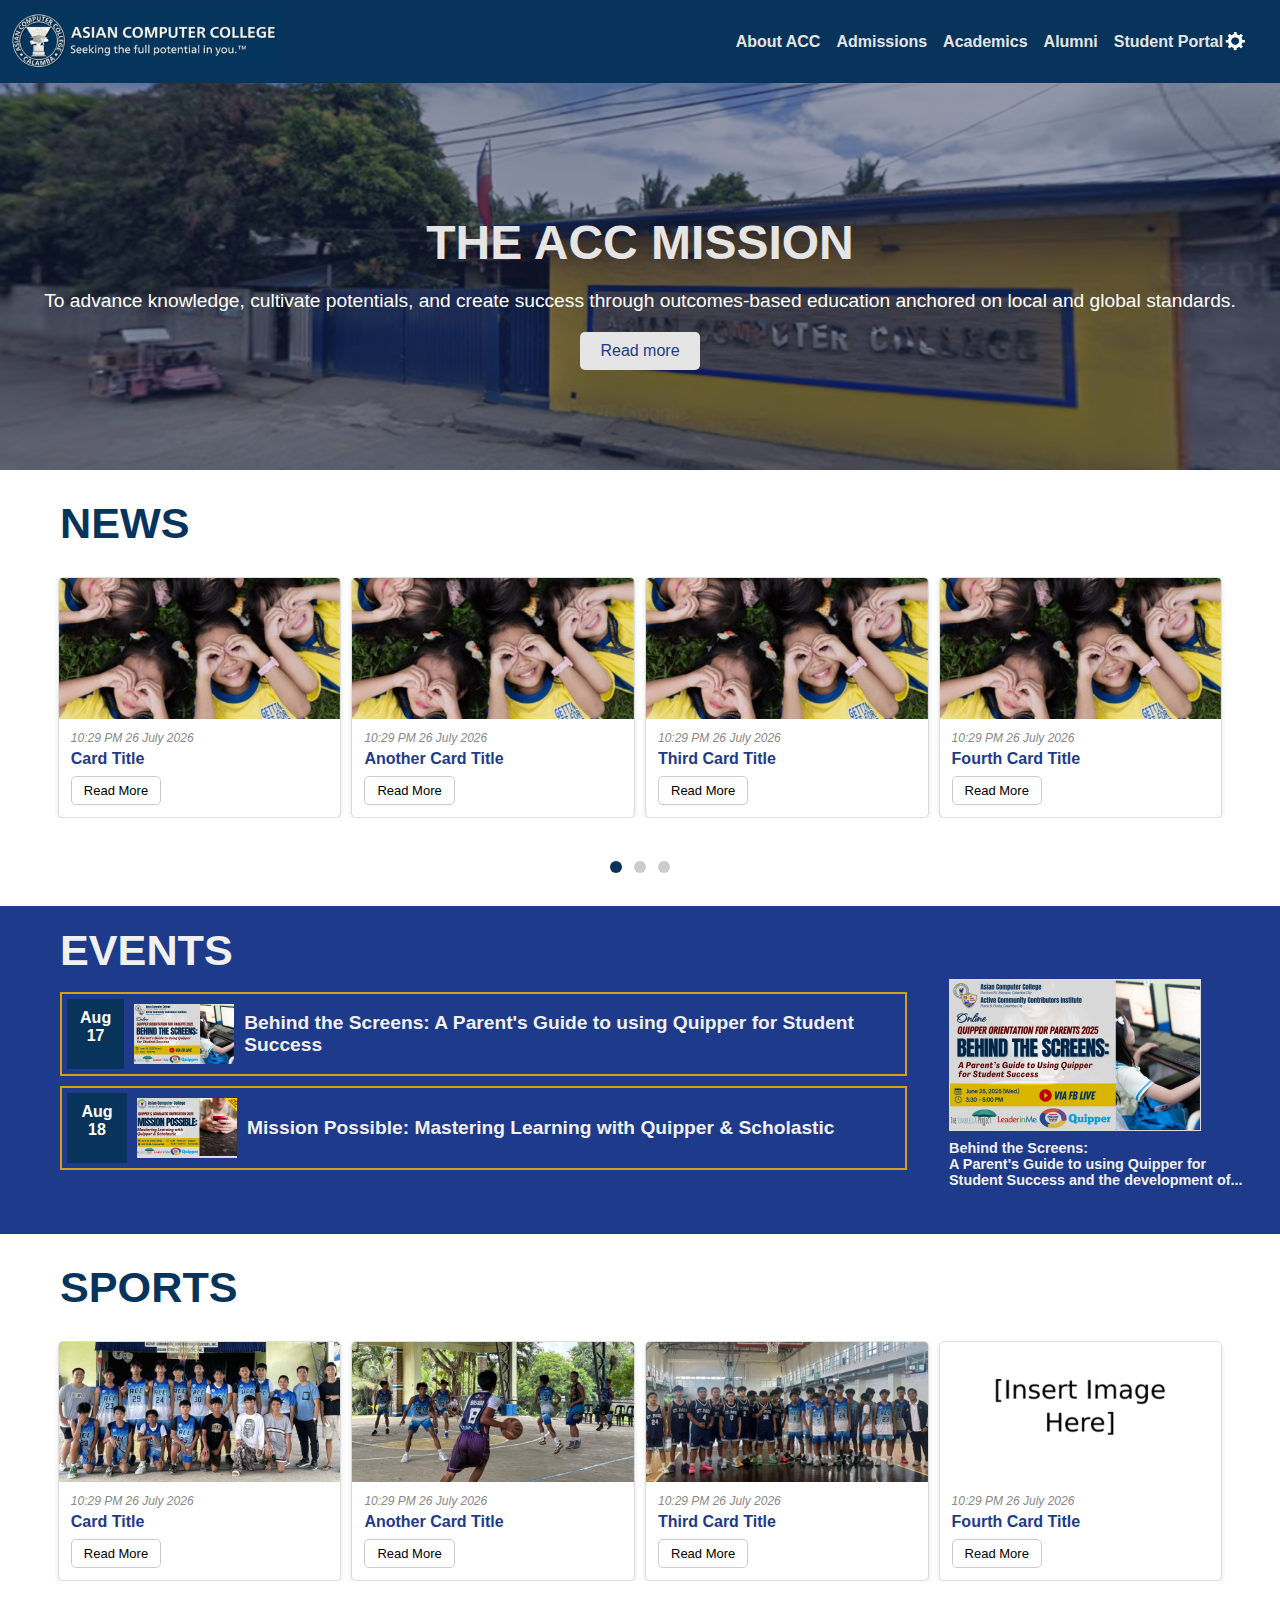
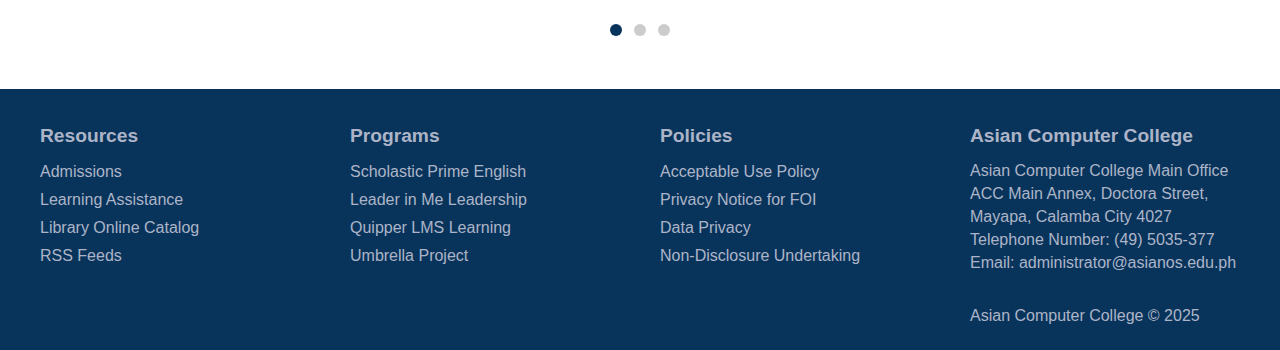
<file: index.html>
<!DOCTYPE html>
<html lang="en">
<head>
    <meta charset="UTF-8">
    <meta name="viewport" content="width=device-width, initial-scale=1.0">
    <title>Asian Computer College</title>
    <style>
        body {
            font-family: Arial, sans-serif;
            margin: 0;
            padding: 0;
            background: url('https://via.placeholder.com/1500x800') no-repeat center center fixed;
            background-size: cover;
            color: #fff;
        }
        .title-part-inverse {
            text-align: left;
            position: relative;
            margin: 20px 0;
            color: #f0f0f0;
            background-color: #1E3A8A;
            margin-left: 60px;
            margin-bottom: -98px;
            margin-top: 20px;
            z-index: 100000;
            font-size: 1.35em;
        }
        .container {
            display: flex;
            gap: 20px;
            padding: 20px;
            background-color: #1E3A8A;
        }
        .events {
            flex: 1;
            background-color: #1E3A8A;
            padding: 10px;
            font-size: 1em;
            margin-top: 30px;
            border: 1px solid #1E3A8A;
        }
        .events h2 {
            color: #1E3A8A;
            margin-top: 0;
        }
        .event-item {
            display: flex;
            align-items: center;
            margin-bottom: 10px;
            border: 2px solid #d4a017;
            padding: 5px;
            cursor: pointer;
            margin-left: 29px;
        }
        .event-item:hover {
            background-color: #f0e68c;
        }
        .event-date {
            width: 60px;
            height: 60px;
            background-color: #08345c;
            color: white;
            text-align: center;
            vertical-align: middle;
            padding-top: 10px;
            margin-right: 10px;
            font-weight: bold;
        }
        .event-content {
            display: flex;
            align-items: center;
        }
        .event-content img {
            max-width: 100px;
            height: 60px;
            margin-right: 10px;
        }
        .event-title {
            color: #f0f0f0;
            font-size: 1.2em;
            margin: 0;
        }
        .selected {
            background-color: #ffd700;
        }
        .sidebar {
            width: 300px;
            background-color: #1E3A8A;
            padding: 10px;
            margin-right: 0px;
            margin-top: 42px;
            border: 1px solid #1E3A8A;
            display: block;
        }
        .sidebar-item {
            margin-bottom: 15px;
        }
        .sidebar-item img {
            max-width: 100%;
            height: auto;
            border: 1px solid #ddd;
        }
        .sidebar-item p {
            margin: 5px 0 0;
            font-size: 0.9em;
            font-weight: bold;
            color: #f0f0f0;
        }
        .slider {
            position: relative;
            width: 100%;
            max-width: 1500px;
            margin: auto;
            overflow: hidden;
            margin-bottom: 40px;
        }
        .slides {
            display: flex;
            transition: transform 0.5s ease-in-out;
        }
        .slide {
            display: flex;
            justify-content: center;
            gap: 10px;
            min-width: 100%;
            box-sizing: border-box;
        }
        .card {
            width: 22%;
            border: 1px solid #ddd;
            border-radius: 5px;
            overflow: hidden;
            box-shadow: 0 2px 5px rgba(0,0,0,0.1);
            background: white;
        }
        .card img {
            width: 100%;
            display: block;
        }
        .card-content {
            padding: 12px;
            text-align: left;
        }
        .card-content .date {
            font-size: 12px;
            color: #888;
            margin-bottom: 5px;
            display: block;
            font-style: italic;
        }
        .card-content h3 {
            color: #1E3A8A;
            font-size: 16px;
            margin: 0;
        }
        .card-content button {
            background-color: white;
            border: 1px solid #ccc;
            border-radius: 5px;
            padding: 6px 12px;
            font-size: 13px;
            cursor: pointer;
            margin-top: 8px;
        }
        .card-content button:hover {
            background-color: #f0f0f0;
        }
        .slide-buttons {
            margin-top: 12px;
            text-align: center;
            margin-bottom: 50px;
        }
        .slide-buttons button {
            background-color: #ccc;
            border: none;
            width: 12px;
            height: 12px;
            margin: 0 4px;
            border-radius: 50%;
            cursor: pointer;
            transition: background-color 0.3s;
            text-align: center;
        }
        .slide-buttons button.active {
            background-color: #08345c;
            text-align: center;
        }
        .title-part {
            text-align: left;
            margin: 20px 0;
            color: #08345c;
            margin-left: 60px;
            font-size: 1.35em;
        }
        .header {
            display: flex;
            justify-content: space-between;
            align-items: center;
            padding: 4px;
            background-color: #08345c;
        }
        .header-title {
            display: inline-block;
            height: 70px;
            line-height: 70px;
            font-size: 2.2em;
            font-weight: bold;
            color: #e4e5e4;
            margin-left: 18px;
            white-space: nowrap;
            vertical-align: middle;
            text-decoration: none;
            flex-shrink: 0;
            overflow: hidden;
            text-overflow: ellipsis;
            max-width: 100%;
        }
        .logo {
            height: 50px;
        }
        .nav {
            display: flex;
            align-items: center;
        }
        .nav a {
            color: #fff;
            margin: 0 8px;
            text-decoration: none;
            font-weight: bold;
        }
        .nav a:hover {
            text-decoration: underline;
        }
        .menu-icon {
            display: none;
            flex-direction: column;
            cursor: pointer;
            margin-left: 20px;
        }
        .menu-icon span {
            height: 4px;
            width: 25px;
            background: #fff;
            margin: 4px 0;
            border-radius: 2px;
            transition: 0.3s;
        }
        @media (max-width: 700px) {
            .nav {
                display: none;
                position: relative;
                top: 60px;
                right: 10px;
                background: #08345c;
                flex-direction: column;
                width: 180px;
                border-radius: 8px;
                box-shadow: 0 2px 8px rgba(0,0,0,0.2);
                z-index: 100;
            }
            .nav.show {
                display: flex;
            }
            .menu-icon {
                display: flex;
            }
        }
        .content {
            text-align: center;
            padding: 100px 20px;
            background: url(king2.png) no-repeat center center;
        }
        .content h1 {
            font-size: 3em;
            color: #e4e5e4;
            margin-bottom: 20px;
        }
        .content p {
            font-size: 1.2em;
            margin-bottom: 20px;
        }
        .content button {
            padding: 10px 20px;
            font-size: 1em;
            background-color: #e4e5e4;
            border: none;
            border-radius: 5px;
            cursor: pointer;
            color: #1E3A8A;
        }
        .content button:hover {
            background-color: #ddd;
        }
        #settings-dashboard {
            position: fixed;
            top: 0;
            right: -320px;
            width: 300px;
            height: 100vh;
            background: #1e3a8a;
            color: #e4e5e4;
            box-shadow: -2px 0 12px rgba(0,0,0,0.2);
            z-index: 999;
            transition: right 0.3s;
            display: flex;
            flex-direction: column;
        }
        #settings-dashboard .close-btn {
            background: none;
            border: none;
            color: #e4e5e4;
            font-size: 1.5em;
            cursor: pointer;
        }
        .nav a {
            color: #fff;
            margin: 0 8px;
            text-decoration: none;
            font-weight: bold;
        }
        #settings-btn {
            background: none;
            border: none;
            cursor: pointer;
            padding: 8px;
            margin-left: 10px;
            position: relative;
            top: 2px;
        }
    </style>
</head>
<body>
    <div class="header">
        <a href="index.html">
            <img src="logo1.png" alt="ACC Logo" class="logo" style="height:70px; width:auto; position: relative; top: 1px;">
        </a>
        <a href="/" class="header-title"></a>
        <div class="menu-icon" id="menu-icon">
            <span></span>
            <span></span>
            <span></span>
        </div>
        <div class="nav" id="nav">
            <a href="acc-(about).html" style="color: #e4e5e4;position: relative">About ACC</a>
            <a href="#admissions" style="color: #e4e5e4;position: relative">Admissions</a>
            <a href="#academics" style="color: #e4e5e4;position: relative">Academics</a>
            <a href="#alumni" style="color: #e4e5e4;position: relative">Alumni</a>
            <a href="myACC.php" style="color: #e4e5e4;position: relative">Student Portal</a>
        </div>
        <button id="settings-btn" title="Settings" style="background:none;border:none;cursor:pointer;padding:22px;margin-left:-250px;position: relative; top: 1px;">
            <img src="settings-button.png" alt="Image" width="38" height="28"/>
        </button>
    </div>
    <div class="content">
        <h1>THE ACC MISSION</h1>
        <p>To advance knowledge, cultivate potentials, and create success through outcomes-based education anchored on local and global standards.</p>
        <button>Read more</button>
    </div>
    <div class="title-part">
        <h1>NEWS</h1>
    </div>
    <div class="slider slider-1">
        <div class="slides slides-1">
            <!-- Slide 1 -->
            <div class="slide">
                <div class="card">
                    <img src="placeholder.png" alt="News Image">
                    <div class="card-content">
                        <span class="date"></span>
                        <h3>Card Title</h3>
                        <button>Read More</button>
                    </div>
                </div>
                <div class="card">
                    <img src="placeholder.png" alt="News Image">
                    <div class="card-content">
                        <span class="date"></span>
                        <h3>Another Card Title</h3>
                        <button>Read More</button>
                    </div>
                </div>
                <div class="card">
                    <img src="placeholder.png" alt="News Image">
                    <div class="card-content">
                        <span class="date"></span>
                        <h3>Third Card Title</h3>
                        <button>Read More</button>
                    </div>
                </div>
                <div class="card">
                    <img src="placeholder.png" alt="News Image">
                    <div class="card-content">
                        <span class="date"></span>
                        <h3>Fourth Card Title</h3>
                        <button>Read More</button>
                    </div>
                </div>
            </div>
            <!-- Slide 2 -->
            <div class="slide">
                <div class="card">
                    <img src="placeholder.png" alt="News Image">
                    <div class="card-content">
                        <span class="date"></span>
                        <h3>Slide 2 Card 1</h3>
                        <button>Read More</button>
                    </div>
                </div>
                <div class="card">
                    <img src="placeholder.png" alt="News Image">
                    <div class="card-content">
                        <span class="date"></span>
                        <h3>Slide 2 Card 2</h3>
                        <button>Read More</button>
                    </div>
                </div>
                <div class="card">
                    <img src="placeholder.png" alt="News Image">
                    <div class="card-content">
                        <span class="date"></span>
                        <h3>Slide 2 Card 3</h3>
                        <button>Read More</button>
                    </div>
                </div>
                <div class="card">
                    <img src="placeholder.png" alt="News Image">
                    <div class="card-content">
                        <span class="date"></span>
                        <h3>Slide 2 Card 4</h3>
                        <button>Read More</button>
                    </div>
                </div>
            </div>
            <!-- Slide 3 -->
            <div class="slide">
                <div class="card">
                    <img src="placeholder.png" alt="News Image">
                    <div class="card-content">
                        <span class="date"></span>
                        <h3>Slide 3 Card 1</h3>
                        <button>Read More</button>
                    </div>
                </div>
                <div class="card">
                    <img src="placeholder.png" alt="News Image">
                    <div class="card-content">
                        <span class="date"></span>
                        <h3>Slide 3 Card 2</h3>
                        <button>Read More</button>
                    </div>
                </div>
                <div class="card">
                    <img src="placeholder.png" alt="News Image">
                    <div class="card-content">
                        <span class="date"></span>
                        <h3>Slide 3 Card 3</h3>
                        <button>Read More</button>
                    </div>
                </div>
                <div class="card">
                    <img src="placeholder.png" alt="News Image">
                    <div class="card-content">
                        <span class="date"></span>
                        <h3>Slide 3 Card 4</h3>
                        <button>Read More</button>
                    </div>
                </div>
            </div>
        </div>
    </div>
    <div class="slide-buttons slide-buttons-1">
        <button class="active"></button>
        <button></button>
        <button></button>
    </div>
    <div class="title-part-inverse">
        <h1>EVENTS</h1>
    </div>
    <div class="container">
        <div class="events">
            <h6></h6>
            <div class="event-item">
                <div class="event-date">Aug<br>17</div>
                <div class="event-content">
                    <img src="calendar-1.png" alt="calendar-1">
                    <h3 class="event-title">Behind the Screens: A Parent's Guide to using Quipper for Student Success</h3>
                </div>
            </div>
            <div class="event-item">
                <div class="event-date">Aug<br>18</div>
                <div class="event-content">
                    <img src="calendar-2.png" alt="calendar-2">
                    <h3 class="event-title">Mission Possible: Mastering Learning with Quipper & Scholastic</h3>
                </div>
            </div>
        </div>
        <div class="sidebar">
            <div class="sidebar-item">
                <img src="calendar-3.png" alt="Webinar Image">
                <p>Behind the Screens:<br>A Parent's Guide to using Quipper for Student Success and the development of...</p>
            </div>
        </div>
    </div>
    <div class="title-part">
        <h1>SPORTS</h1>
    </div>
    <div class="slider slider-2">
        <div class="slides slides-2">
            <!-- Slide 1 -->
            <div class="slide">
                <div class="card">
                    <img src="bball-1.png" alt="Sports Image">
                    <div class="card-content">
                        <span class="date"></span>
                        <h3>Card Title</h3>
                        <button>Read More</button>
                    </div>
                </div>
                <div class="card">
                    <img src="bball-2.png" alt="Sports Image">
                    <div class="card-content">
                        <span class="date"></span>
                        <h3>Another Card Title</h3>
                        <button>Read More</button>
                    </div>
                </div>
                <div class="card">
                    <img src="bball-3.png" alt="Sports Image">
                    <div class="card-content">
                        <span class="date"></span>
                        <h3>Third Card Title</h3>
                        <button>Read More</button>
                    </div>
                </div>
                <div class="card">
                    <img src="bball-4.png" alt="Sports Image">
                    <div class="card-content">
                        <span class="date"></span>
                        <h3>Fourth Card Title</h3>
                        <button>Read More</button>
                    </div>
                </div>
            </div>
            <!-- Slide 2 -->
            <div class="slide">
                <div class="card">
                    <img src="bball-1.png" alt="Sports Image">
                    <div class="card-content">
                        <span class="date"></span>
                        <h3>Slide 2 Card 1</h3>
                        <button>Read More</button>
                    </div>
                </div>
                <div class="card">
                    <img src="bball-2.png" alt="Sports Image">
                    <div class="card-content">
                        <span class="date"></span>
                        <h3>Slide 2 Card 2</h3>
                        <button>Read More</button>
                    </div>
                </div>
                <div class="card">
                    <img src="bball-3.png" alt="Sports Image">
                    <div class="card-content">
                        <span class="date"></span>
                        <h3>Slide 2 Card 3</h3>
                        <button>Read More</button>
                    </div>
                </div>
                <div class="card">
                    <img src="bball-4.png" alt="Sports Image">
                    <div class="card-content">
                        <span class="date"></span>
                        <h3>Slide 2 Card 4</h3>
                        <button>Read More</button>
                    </div>
                </div>
            </div>
            <!-- Slide 3 -->
            <div class="slide">
                <div class="card">
                    <img src="bball-1.png" alt="Sports Image">
                    <div class="card-content">
                        <span class="date"></span>
                        <h3>Slide 3 Card 1</h3>
                        <button>Read More</button>
                    </div>
                </div>
                <div class="card">
                    <img src="bball-2.png" alt="Sports Image">
                    <div class="card-content">
                        <span class="date"></span>
                        <h3>Slide 3 Card 2</h3>
                        <button>Read More</button>
                    </div>
                </div>
                <div class="card">
                    <img src="bball-3.png" alt="Sports Image">
                    <div class="card-content">
                        <span class="date"></span>
                        <h3>Slide 3 Card 3</h3>
                        <button>Read More</button>
                    </div>
                </div>
                <div class="card">
                    <img src="bball-4.png" alt="Sports Image">
                    <div class="card-content">
                        <span class="date"></span>
                        <h3>Slide 3 Card 4</h3>
                        <button>Read More</button>
                    </div>
                </div>
            </div>
        </div>
    </div>
    <div class="slide-buttons slide-buttons-2">
        <button class="active"></button>
        <button></button>
        <button></button>
    </div>
    <div class="up-footer-container">
        <div class="column">
            <h2>Resources</h2>
            <ul>
                <li>Admissions</li>
                <li>Learning Assistance</li>
                <li>Library Online Catalog</li>
                <li>RSS Feeds</li>
            </ul>
        </div>
        <div class="column">
            <h2>Programs</h2>
            <ul>
                <li>Scholastic Prime English</li>
                <li>Leader in Me Leadership</li>
                <li>Quipper LMS Learning</li>
                <li>Umbrella Project</li>
            </ul>
        </div>
        <div class="column">
            <h2>Policies</h2>
            <ul>
                <li>Acceptable Use Policy</li>
                <li>Privacy Notice for FOI</li>
                <li>Data Privacy</li>
                <li>Non-Disclosure Undertaking</li>
            </ul>
        </div>
        <div class="column contact">
            <h2>Asian Computer College</h2>
            <p>Asian Computer College Main Office</p>
            <p>ACC Main Annex, Doctora Street,</p>
            <p>Mayapa, Calamba City 4027</p>
            <p>Telephone Number: (49) 5035-377</p>
            <p>Email: administrator@asianos.edu.ph</p>
            <div class="social">
                <p>Asian Computer College © 2025</p>
            </div>
        </div>
    </div>
    <style>
        .up-footer-container {
            background-color: #08345c;
            color: #adb4c7;
            font-family: Arial, sans-serif;
            padding: 20px;
            display: flex;
            justify-content: space-between;
            align-items: flex-start;
            flex-wrap: wrap;
        }
        .column {
            flex: 1;
            min-width: 200px;
            margin: 0 20px;
        }
        h2 {
            font-size: 1.2em;
            margin-bottom: 15px;
        }
        ul {
            list-style: none;
            padding: 0;
        }
        li {
            margin-bottom: 10px;
        }
        .contact p {
            margin: 5px 0;
        }
        .social {
            margin-top: 35px;
        }
        .social a {
            color: #adb4c7;
            margin: 0 10px;
            text-decoration: none;
            font-size: 1.2em;
        }
    </style>
    <script>
        // Auto-generate date for all cards
        const dateElements = document.querySelectorAll('.date');
        const now = new Date();
        const formattedDate = now.toLocaleTimeString([], { hour: '2-digit', minute: '2-digit' }) + ' ' +
                            now.toLocaleDateString('en-GB', { day: '2-digit', month: 'long', year: 'numeric' });
        dateElements.forEach(el => el.textContent = formattedDate);

        // Slider navigation for multiple sliders
        function setupSlider(sliderClass, buttonsClass) {
            let currentSlide = 0;
            const slides = document.querySelectorAll(`.${sliderClass} .slide`);
            const buttons = document.querySelectorAll(`.${buttonsClass} button`);

            buttons.forEach((btn, index) => {
                btn.addEventListener('click', () => {
                    currentSlide = index;
                    updateSlidePosition();
                });
            });

            function updateSlidePosition() {
                document.querySelector(`.${sliderClass} .slides`).style.transform = `translateX(-${currentSlide * 100}%)`;
                buttons.forEach(btn => btn.classList.remove('active'));
                buttons[currentSlide].classList.add('active');
            }
        }

        // Initialize both sliders
        setupSlider('slider-1', 'slide-buttons-1');
        setupSlider('slider-2', 'slide-buttons-2');

        // Calendar Script
        document.addEventListener('DOMContentLoaded', () => {
            const eventItems = document.querySelectorAll('.event-item');
            const sidebar = document.querySelector('.sidebar');

            eventItems.forEach(item => {
                item.addEventListener('click', () => {
                    eventItems.forEach(el => el.classList.remove('selected'));
                    item.classList.add('selected');
                });
            });
        });

        // Settings dashboard logic
        const menuIcon = document.getElementById('menu-icon');
        const nav = document.getElementById('nav');
        const settingsBtn = document.getElementById('settings-btn');
        const settingsDashboard = document.getElementById('settings-dashboard');
        const closeSettings = document.getElementById('close-settings');

        menuIcon.addEventListener('click', () => {
            nav.classList.toggle('show');
        });

        document.querySelectorAll('.nav a').forEach(link => {
            link.addEventListener('click', () => {
                if (window.innerWidth <= 700) {
                    nav.classList.remove('show');
                }
            });
        });

        settingsBtn.addEventListener('click', () => {
            settingsDashboard.style.right = '0';
        });

        closeSettings.addEventListener('click', () => {
            settingsDashboard.style.right = '-320px';
        });

        document.addEventListener('mousedown', function(e) {
            if (settingsDashboard.style.right === '0' && !settingsDashboard.contains(e.target) && e.target !== settingsBtn) {
                settingsDashboard.style.right = '-320px';
            }
        });
    </script>
    <div id="settings-dashboard">
        <div style="display:flex;align-items:center;justify-content:space-between;padding:18px 18px 0 18px;">
            <h2 style="margin:0;font-size:1.3em;">Settings</h2>
            <button id="close-settings" class="close-btn">&times;</button>
        </div>
        <div style="padding:18px;">
            <p style="margin-top:0;">Settings content goes here.</p>
        </div>
    </div>
</body>
</html>
</file>
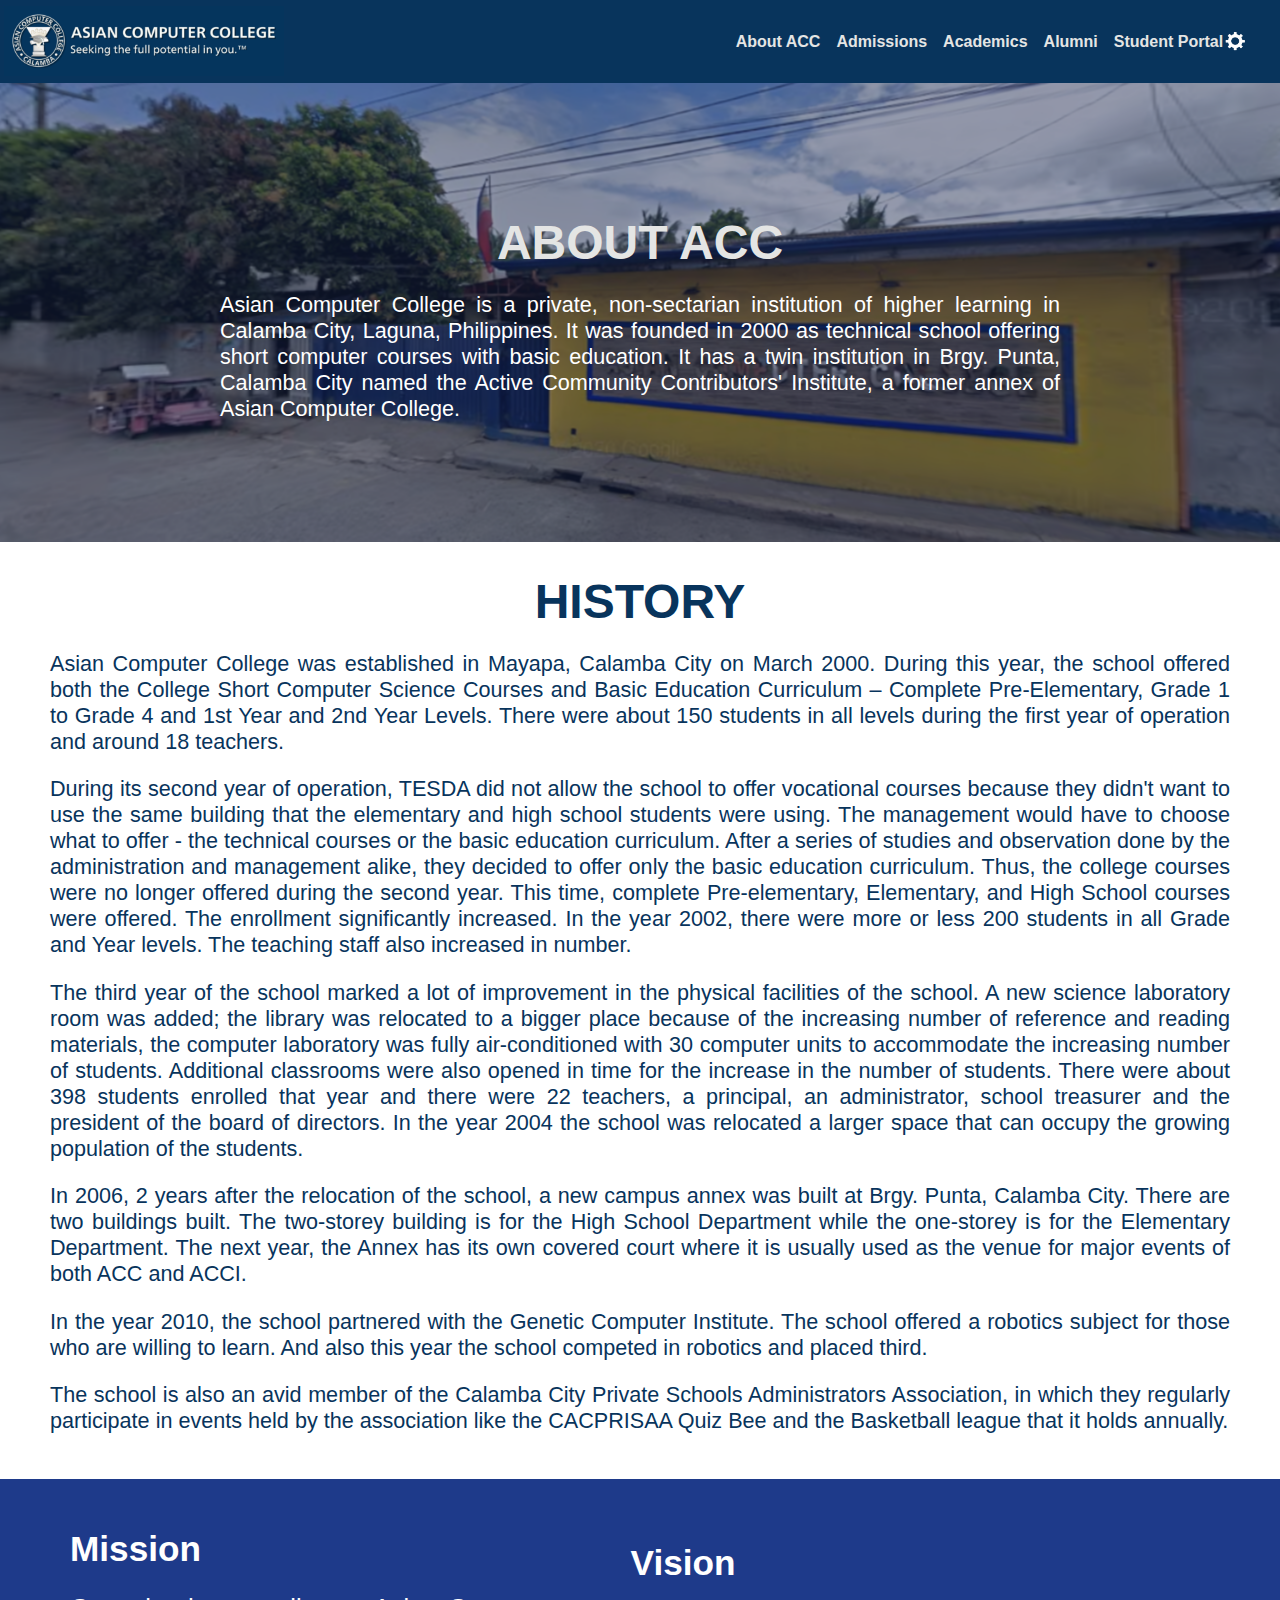
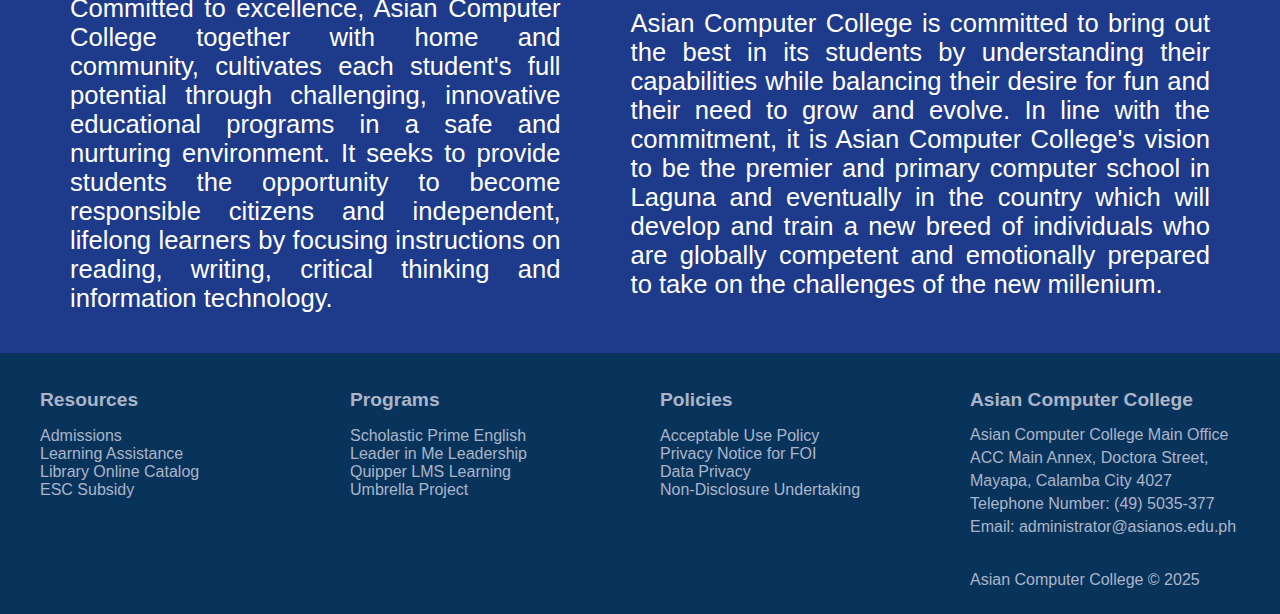
<file: acc-(about).html>
<!DOCTYPE html>
<html lang="en">
<head>
    <meta charset="UTF-8">
    <meta name="viewport" content="width=device-width, initial-scale=1.0">
    <title>Asian Computer College</title>
    <style>
        body {
            font-family: Arial, sans-serif;
            margin: 0;
            padding: 0;
            background: url('https://via.placeholder.com/1500x800') no-repeat center center fixed;
            background-size: cover;
            color: #fff;
        }
        .title-part-inverse {
            text-align: left;
            position: relative;
            margin: 20px 0;
            color: #f0f0f0;
            background-color: #1E3A8A;
            margin-left: 60px;
            margin-bottom: -98px;
            margin-top: 20px;
            z-index: 100000;
            font-size: 1.35em;
        }
        .container {
            display: flex;
            gap: 20px;
            padding: 20px;
            background-color: #1E3A8A;
        }
        .events {
            flex: 1;
            background-color: #1E3A8A;
            padding: 10px;
            font-size: 1em;
            margin-top: 30px;
            border: 1px solid #1E3A8A;
        }
        .events h2 {
            color: #1E3A8A;
            margin-top: 0;
        }
        .event-item {
            display: flex;
            align-items: center;
            margin-bottom: 10px;
            border: 2px solid #d4a017;
            padding: 5px;
            cursor: pointer;
            margin-left: 29px;
        }
        .event-item:hover {
            background-color: #f0e68c;
        }
        .event-date {
            width: 60px;
            height: 60px;
            background-color: #08345c;
            color: white;
            text-align: center;
            vertical-align: middle;
            padding-top: 10px;
            margin-right: 10px;
            font-weight: bold;
        }
        .event-content {
            display: flex;
            align-items: center;
        }
        .event-content img {
            max-width: 100px;
            height: 60px;
            margin-right: 10px;
        }
        .event-title {
            color: #f0f0f0;
            font-size: 1.2em;
            margin: 0;
        }
        .selected {
            background-color: #ffd700;
        }
        .sidebar {
            width: 300px;
            background-color: #1E3A8A;
            padding: 10px;
            margin-right: 0px;
            margin-top: 42px;
            border: 1px solid #1E3A8A;
            display: block;
        }
        .sidebar-item {
            margin-bottom: 15px;
        }
        .sidebar-item img {
            max-width: 100%;
            height: auto;
            border: 1px solid #ddd;
        }
        .sidebar-item p {
            margin: 5px 0 0;
            font-size: 0.9em;
            font-weight: bold;
            color: #f0f0f0;
        }
        .slider {
            position: relative;
            width: 100%;
            max-width: 1500px;
            margin: auto;
            overflow: hidden;
            margin-bottom: 40px;
        }
        .slides {
            display: flex;
            transition: transform 0.5s ease-in-out;
        }
        .slide {
            display: flex;
            justify-content: center;
            gap: 10px;
            min-width: 100%;
            box-sizing: border-box;
        }
        .card {
            width: 22%;
            border: 1px solid #ddd;
            border-radius: 5px;
            overflow: hidden;
            box-shadow: 0 2px 5px rgba(0,0,0,0.1);
            background: white;
        }
        .card img {
            width: 100%;
            display: block;
        }
        .card-content {
            padding: 12px;
            text-align: left;
        }
        .card-content .date {
            font-size: 12px;
            color: #888;
            margin-bottom: 5px;
            display: block;
            font-style: italic;
        }
        .card-content h3 {
            color: #1E3A8A;
            font-size: 16px;
            margin: 0;
        }
        .card-content button {
            background-color: white;
            border: 1px solid #ccc;
            border-radius: 5px;
            padding: 6px 12px;
            font-size: 13px;
            cursor: pointer;
            margin-top: 8px;
        }
        .card-content button:hover {
            background-color: #f0f0f0;
        }
        .slide-buttons {
            margin-top: 12px;
            text-align: center;
            margin-bottom: 50px;
        }
        .slide-buttons button {
            background-color: #ccc;
            border: none;
            width: 12px;
            height: 12px;
            margin: 0 4px;
            border-radius: 50%;
            cursor: pointer;
            transition: background-color 0.3s;
            text-align: center;
        }
        .slide-buttons button.active {
            background-color: #08345c;
            text-align: center;
        }
        .title-part {
            text-align: left;
            margin: 20px 0;
            color: #08345c;
            margin-left: 60px;
            font-size: 1.35em;
        }
        .header {
            display: flex;
            justify-content: space-between;
            align-items: center;
            padding: 4px;
            background-color: #08345c;
        }
        .header-title {
            display: inline-block;
            height: 70px;
            line-height: 70px;
            font-size: 2.2em;
            font-weight: bold;
            color: #e4e5e4;
            margin-left: 18px;
            white-space: nowrap;
            vertical-align: middle;
            text-decoration: none;
            flex-shrink: 0;
            overflow: hidden;
            text-overflow: ellipsis;
            max-width: 100%;
        }
        .logo {
            height: 50px;
        }
        .nav {
            display: flex;
            align-items: center;
        }
        .nav a {
            color: #fff;
            margin: 0 8px;
            text-decoration: none;
            font-weight: bold;
        }
        .nav a:hover {
            text-decoration: underline;
        }
        .menu-icon {
            display: none;
            flex-direction: column;
            cursor: pointer;
            margin-left: 20px;
        }
        .menu-icon span {
            height: 4px;
            width: 25px;
            background: #fff;
            margin: 4px 0;
            border-radius: 2px;
            transition: 0.3s;
        }
        @media (max-width: 700px) {
            .nav {
                display: none;
                position: relative;
                top: 60px;
                right: 10px;
                background: #08345c;
                flex-direction: column;
                width: 180px;
                border-radius: 8px;
                box-shadow: 0 2px 8px rgba(0,0,0,0.2);
                z-index: 100;
            }
            .nav.show {
                display: flex;
            }
            .menu-icon {
                display: flex;
            }
        }
        .content {
            text-align: center;
            padding: 100px 20px;
            background: url(king2.png) no-repeat center center;
        }
        .content h1 {
            font-size: 3em;
            color: #e4e5e4;
            margin-bottom: 20px;
        }
        .content p {
            font-size: 1.35em;
            margin-bottom: 20px;
            margin-left: 200px;
            margin-right: 200px;
            text-align: justify;
        }
        .content-history {
            text-align: center;
            margin-bottom: 45px;
        }
        .content-history h1 {
            font-size: 3em;
            color: #08345c;
            margin-bottom: 20px;
        }
        .content-history p {
            font-size: 1.35em;
            margin-bottom: 20px;
            margin-left: 50px;
            margin-right: 50px;
            color: #08345c;
            text-align: justify;
        }
        .content button {
            padding: 10px 20px;
            font-size: 1em;
            background-color: #e4e5e4;
            border: none;
            border-radius: 5px;
            cursor: pointer;
            color: #1E3A8A;
        }
        .content button:hover {
            background-color: #ddd;
        }
        #settings-dashboard {
            position: fixed;
            top: 0;
            right: -320px;
            width: 300px;
            height: 100vh;
            background: #1e3a8a;
            color: #e4e5e4;
            box-shadow: -2px 0 12px rgba(0,0,0,0.2);
            z-index: 999;
            transition: right 0.3s;
            display: flex;
            flex-direction: column;
        }
        #settings-dashboard .close-btn {
            background: none;
            border: none;
            color: #e4e5e4;
            font-size: 1.5em;
            cursor: pointer;
        }
        .nav a {
            color: #fff;
            margin: 0 8px;
            text-decoration: none;
            font-weight: bold;
        }
        #settings-btn {
            background: none;
            border: none;
            cursor: pointer;
            padding: 8px;
            margin-left: 10px;
            position: relative;
            top: 2px;
        }
    </style>
</head>
<body>
    <div class="header">
        <a href="index.html">
            <img src="logo1.png" alt="ACC Logo" class="logo" style="height:70px; width:auto; position: relative; top: 1px;">
        </a>
        <a href="/" class="header-title"></a>
        <div class="menu-icon" id="menu-icon">
            <span></span>
            <span></span>
            <span></span>
        </div>
        <div class="nav" id="nav">
            <a href="acc-(about).html" style="color: #e4e5e4;position: relative">About ACC</a>
            <a href="#admissions" style="color: #e4e5e4;position: relative">Admissions</a>
            <a href="#academics" style="color: #e4e5e4;position: relative">Academics</a>
            <a href="#public-service" style="color: #e4e5e4;position: relative">Alumni</a>
            <a href="myACC.php" style="color: #e4e5e4;position: relative">Student Portal</a>
        </div>
        <button id="settings-btn" title="Settings" style="background:none;border:none;cursor:pointer;padding:22px;margin-left:-250px;position: relative; top: 1px;">
            <img src="settings-button.png" alt="Image" width="38" height="28"/>
        </button>
    </div>
    <div class="content">
        <h1>ABOUT ACC</h1>
        <p>Asian Computer College is a private, non-sectarian institution of higher learning in Calamba City, Laguna, Philippines. It was founded in 2000 as technical school offering short computer courses with basic education. It has a twin institution in Brgy. Punta, Calamba City named the Active Community Contributors' Institute, a former annex of Asian Computer College.</p>
    </div>
    <div class="content-history">
        <h1>HISTORY</h1>
        <p>Asian Computer College was established in Mayapa, Calamba City on March 2000. During this year, the school offered both the College Short Computer Science Courses and Basic Education Curriculum – Complete Pre-Elementary, Grade 1 to Grade 4 and 1st Year and 2nd Year Levels. There were about 150 students in all levels during the first year of operation and around 18 teachers.</p>
        <p>During its second year of operation, TESDA did not allow the school to offer vocational courses because they didn't want to use the same building that the elementary and high school students were using. The management would have to choose what to offer - the technical courses or the basic education curriculum. After a series of studies and observation done by the administration and management alike, they decided to offer only the basic education curriculum. Thus, the college courses were no longer offered during the second year. This time, complete Pre-elementary, Elementary, and High School courses were offered. The enrollment significantly increased. In the year 2002, there were more or less 200 students in all Grade and Year levels. The teaching staff also increased in number.</p>
        <p>The third year of the school marked a lot of improvement in the physical facilities of the school. A new science laboratory room was added; the library was relocated to a bigger place because of the increasing number of reference and reading materials, the computer laboratory was fully air-conditioned with 30 computer units to accommodate the increasing number of students. Additional classrooms were also opened in time for the increase in the number of students. There were about 398 students enrolled that year and there were 22 teachers, a principal, an administrator, school treasurer and the president of the board of directors. In the year 2004 the school was relocated a larger space that can occupy the growing population of the students.</p>
        <p>In 2006, 2 years after the relocation of the school, a new campus annex was built at Brgy. Punta, Calamba City. There are two buildings built. The two-storey building is for the High School Department while the one-storey is for the Elementary Department. The next year, the Annex has its own covered court where it is usually used as the venue for major events of both ACC and ACCI.</p>
        <p>In the year 2010, the school partnered with the Genetic Computer Institute. The school offered a robotics subject for those who are willing to learn. And also this year the school competed in robotics and placed third.</p>
        <p>The school is also an avid member of the Calamba City Private Schools Administrators Association, in which they regularly participate in events held by the association like the CACPRISAA Quiz Bee and the Basketball league that it holds annually.</p>
    </div>
    <div class="containerer">
        <div class="column-left">
            <h2>Mission</h2>
            <p>Committed to excellence, Asian Computer College together with home and community, cultivates each student's full potential through challenging, innovative educational programs in a safe and nurturing environment. It seeks to provide students the opportunity to become responsible citizens and independent, lifelong learners by focusing instructions on reading, writing, critical thinking and information technology.</p>
        </div>
        <div class="column-right">
            <h2>Vision</h2>
            <p>Asian Computer College is committed to bring out the best in its students by understanding their capabilities while balancing their desire for fun and their need to grow and evolve. In line with the commitment, it is Asian Computer College's vision to be the premier and primary computer school in Laguna and eventually in the country which will develop and train a new breed of individuals who are globally competent and emotionally prepared to take on the challenges of the new millenium.</p>
        </div>
    </div>
    <div class="up-footer-container">
        <div class="column">
            <h2>Resources</h2>
            <ul>
                <li>Admissions</li>
                <li>Learning Assistance</li>
                <li>Library Online Catalog</li>
                <li>ESC Subsidy</li>
            </ul>
        </div>
        <div class="column">
            <h2>Programs</h2>
            <ul>
                <li><a href="https://slz02.scholasticlearningzone.com/resources/dp-int/dist/#/login3/PHL2p85">Scholastic Prime English</a></li>
                <li><a href="https://www.leaderinme.com/">Leader in Me Leadership</a></li>
                <li><a href="https://learn.quipper.com/en/dashboard">Quipper LMS Learning</a></li>
                <li><a href="https://umbrellaproject.co/">Umbrella Project</a></li>
            </ul>
        </div>
        <div class="column">
            <h2>Policies</h2>
            <ul>
                <li>Acceptable Use Policy</li>
                <li>Privacy Notice for FOI</li>
                <li>Data Privacy</li>
                <li>Non-Disclosure Undertaking</li>
            </ul>
        </div>
        <div class="column contact">
            <h2>Asian Computer College</h2>
            <p>Asian Computer College Main Office</p>
            <p>ACC Main Annex, Doctora Street,</p>
            <p>Mayapa, Calamba City 4027</p>
            <p>Telephone Number: (49) 5035-377</p>
            <p>Email: administrator@asianos.edu.ph</p>
            <div class="social">
                <p>Asian Computer College © 2025</p>
            </div>
        </div>
    </div>
    <style>
        .up-footer-container {
            background-color: #08345c;
            color: #adb4c7;
            font-family: Arial, sans-serif;
            padding: 20px;
            display: flex;
            justify-content: space-between;
            align-items: flex-start;
            flex-wrap: wrap;
        }
        .column {
            flex: 1;
            min-width: 200px;
            margin: 0 20px;
        }
        h2 {
            font-size: 1.2em;
            margin-bottom: 15px;
        }
        ul {
            list-style: none;
            padding: 0;
            color: #adb4c7;
        }
        li a {
            text-decoration: none;
            margin-bottom: 10px;
            color: #adb4c7;
        }
        li a:hover {
        color: #879eb8;
        }
        .contact p {
            margin: 5px 0;
        }
        .social {
            margin-top: 35px;
        }
        .social a {
            color: #adb4c7;
            margin: 0 10px;
            text-decoration: none;
            font-size: 1.2em;
        }
        .containerer {
            display: flex;
            gap: 20px;
            padding: 20px;
            align-items: center;
            background-color: #1E3A8A;
        }
        .column-left {
            margin-left: 50px;
            margin-right: 20px;
            max-width: 650px;
        }
        .column-left h2 {
            font-size: 2.2em;
            margin-bottom: 20px;
        }
        .column-left p {
            font-size: 1.6em;
            margin-bottom: 20px;
            text-align: justify;
        }
        .column-right {
            margin-right: 50px;
            margin-left: 30px;
        }
        .column-right h2 {
            font-size: 2.2em;
            margin-bottom: 20px;
        }
        .column-right p {
            font-size: 1.6em;
            margin-bottom: 20px;
            text-align: justify;
        }
    </style>
</body>
</html>
</file>
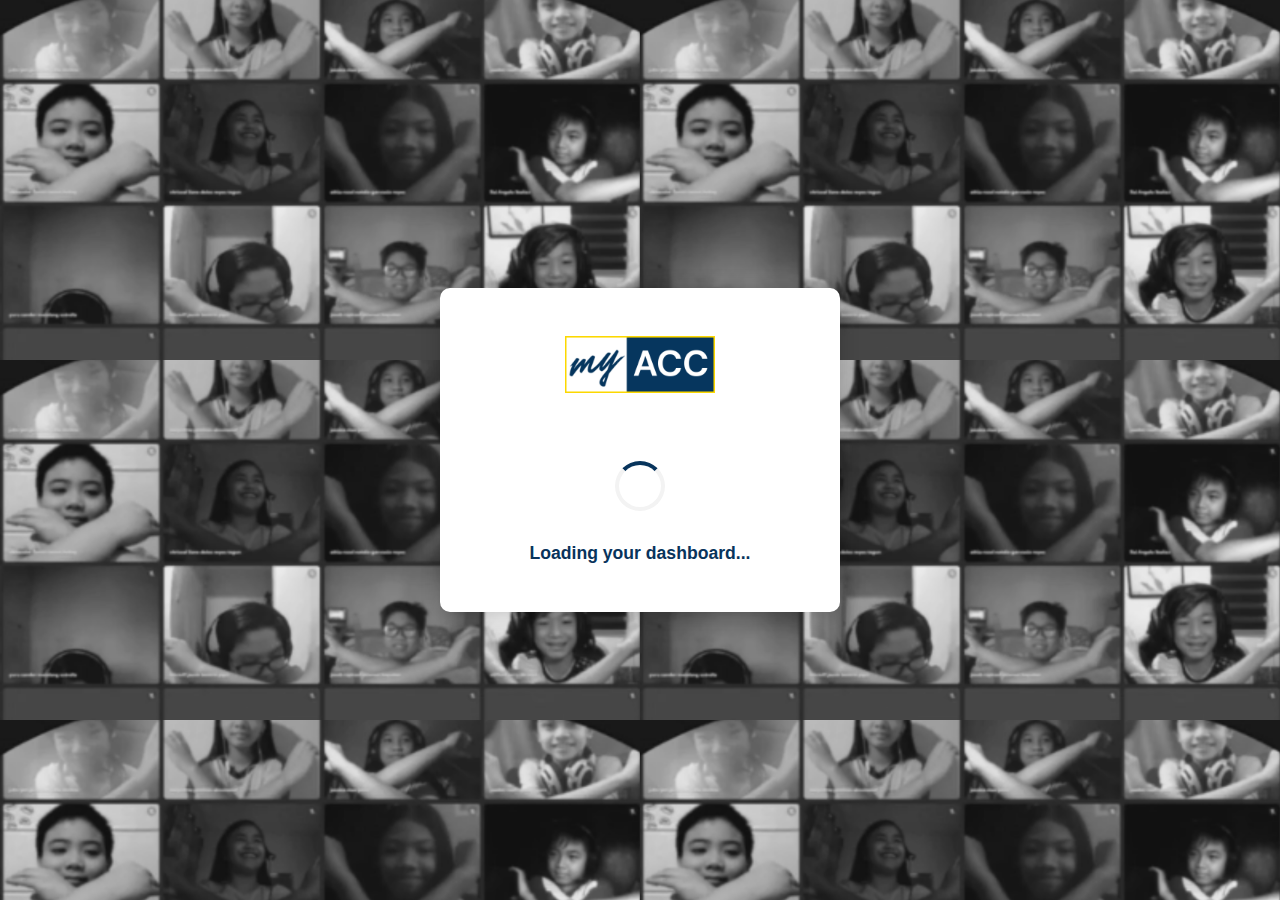
<file: loading.html>
<!DOCTYPE html>
<html lang="en">
<head>
    <meta charset="UTF-8">
    <meta name="viewport" content="width=device-width, initial-scale=1.0">
    <title>Loading</title>
    <style>
        * {
            margin: 0;
            padding: 0;
            box-sizing: border-box;
        }

        body {
            display: flex;
            justify-content: center;
            align-items: center;
            min-height: 100vh;
            background-image: url('myACCbg.png');
            background-size: 50%;
            font-family: 'Open Sans', sans-serif;
        }

        .loading-container {
            text-align: center;
            background: white;
            padding: 3rem;
            border-radius: 10px;
            box-shadow: 0 0 20px rgba(0, 0, 0, 0.2);
            width: 100%;
            max-width: 400px;
        }

        .loading-container img {
            max-width: 150px;
            height: auto;
            margin-bottom: 2rem;
        }

        .spinner {
            border: 4px solid #f3f3f3;
            border-top: 4px solid #08345c;
            border-radius: 50%;
            width: 50px;
            height: 50px;
            animation: spin 1s linear infinite;
            margin: 2rem auto;
        }

        @keyframes spin {
            0% { transform: rotate(0deg); }
            100% { transform: rotate(360deg); }
        }

        .loading-text {
            color: #08345c;
            font-size: 1.1rem;
            font-weight: 600;
        }
    </style>
</head>
<body>
    <div class="loading-container">
        <img src="myACC.png" alt="Loading Logo">
        <div class="spinner"></div>
        <p class="loading-text">Loading your dashboard...</p>
    </div>

    <script>
        // Redirect to greeting page after 2 seconds
        setTimeout(function() {
            window.location.href = 'greeting.php';
        }, 2000);
    </script>
</body>
</html>
</file>
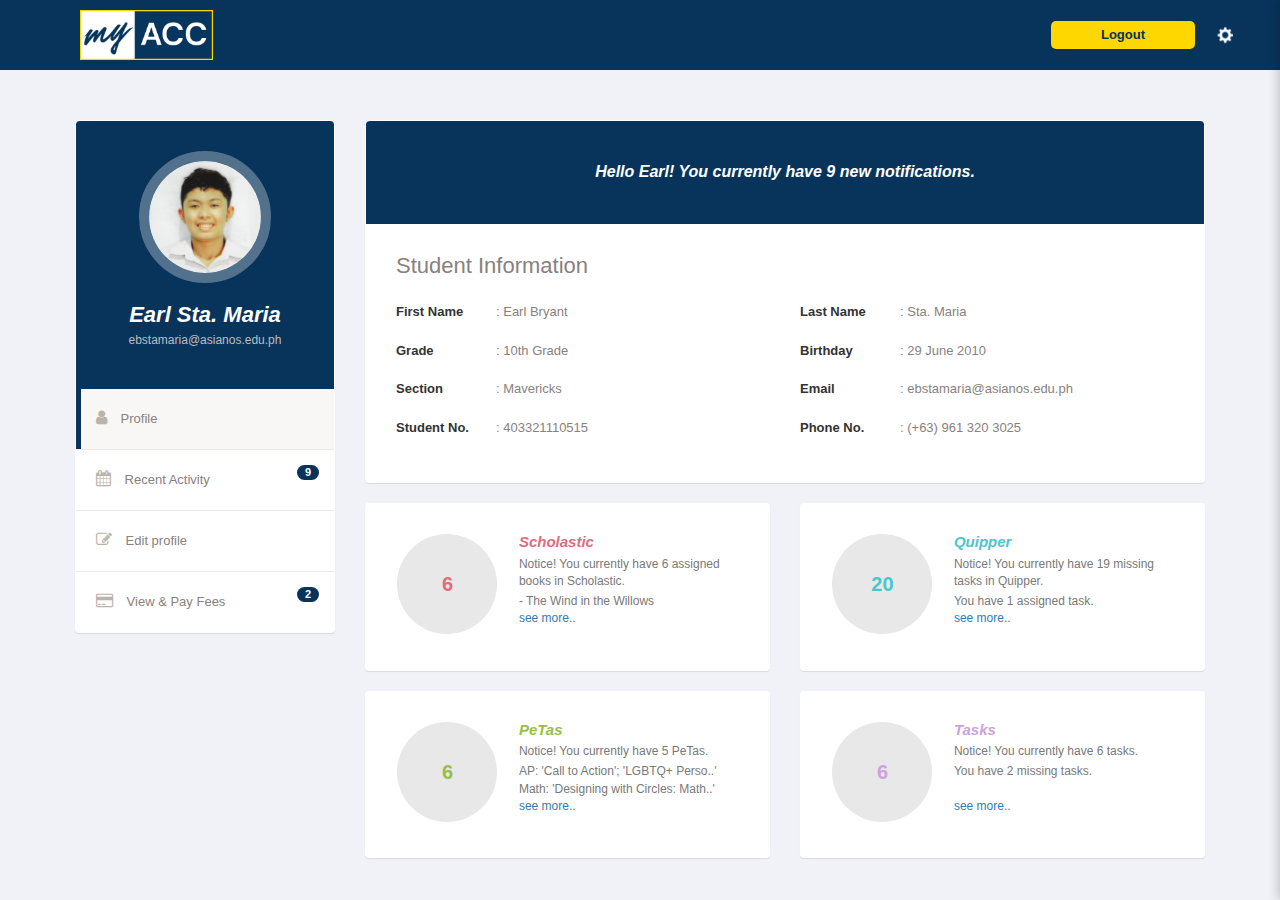
<file: studentdashboard.html>
<!DOCTYPE html>
<html lang="en">
<head>
    <meta charset="UTF-8">
    <meta name="viewport" content="width=device-width, initial-scale=1.0">
    <title>ACC Student Dashboard</title>
    <link href="https://maxcdn.bootstrapcdn.com/bootstrap/3.3.7/css/bootstrap.min.css" rel="stylesheet">
    <link href="https://maxcdn.bootstrapcdn.com/font-awesome/4.3.0/css/font-awesome.min.css" rel="stylesheet">
    <style>
        * {
            margin: 0;
            padding: 0;
            box-sizing: border-box;
            font-family: Open Sans, sans-serif;
        }
        body {
            color: #797979;
            background: #f1f2f7;
            margin: 0;
            font-size: 13px;
            text-rendering: optimizeLegibility;
            -webkit-font-smoothing: antialiased;
            transition: background-color 0.3s, color 0.3s;
        }

        /* Dark Mode Styles */
        body.dark-mode {
            background: #1a1a2e;
            color: #e0e0e0;
        }

        body.dark-mode .panel {
            background: #16213e;
            box-shadow: 0 1px 1px rgba(0,0,0,0.3);
        }

        body.dark-mode .profile-nav .user-heading {
            background: #0f3460;
        }

        body.dark-mode .profile-nav ul > li {
            border-bottom: 1px solid #2a2a3e;
        }

        body.dark-mode .profile-nav ul > li > a {
            color: #b0b0b0;
            border-left: 5px solid #16213e;
        }

        body.dark-mode .profile-nav ul > li > a:hover,
        body.dark-mode .profile-nav ul > li.active a {
            background: #0f3460;
            border-left: 5px solid #ffd700;
            color: #e0e0e0;
        }

        body.dark-mode .bio-graph-heading {
            background: #0f3460;
        }

        body.dark-mode .bio-graph-info {
            color: #b0b0b0;
        }

        body.dark-mode .bio-graph-info h1 {
            color: #e0e0e0;
        }

        body.dark-mode .progress-circle {
            background: #2a2a3e;
        }

        body.dark-mode .bio-desk p {
            color: #b0b0b0;
        }

        /* Header Styles */
        .header {
            display: flex;
            justify-content: space-between;
            align-items: center;
            padding: 0 20px;
            background-color: #08345c;
            height: 70px;
        }
        
        body.dark-mode .header {
            background-color: #0f3460;
        }

        .logo {
            height: 50px;
            margin-left: 20px;
        }
        .nav-links {
            display: flex;
            align-items: center;
            margin: 0;
        }
        .nav-links a {
            color: #fff;
            margin: 0 5px;
            text-decoration: none;
            font-weight: bold;
            font-size: 1em;
            padding: 0 5px;
        }
        .nav-links a:hover {
            text-decoration: underline;
        }
        .header-actions {
            display: flex;
            align-items: center;
            margin-right: 10px;
        }
        .logout-btn {
            background-color: #ffd700;
            color: #08345c;
            padding: 5px 50px;
            text-decoration: none;
            border-radius: 5px;
            margin: 0 5px;
            font-weight: bold;
            transition: background-color 0.3s;
        }
        .logout-btn:hover {
            background-color: #c0392b;
            color: #fff;
        }
        #settings-btn {
            background: none;
            border: none;
            cursor: pointer;
            padding: 5px;
            margin: 0 5px;
        }
        #settings-btn img {
            width: 30px;
            height: 24px;
        }
        .menu-icon {
            display: none;
            flex-direction: column;
            cursor: pointer;
            margin-left: 10px;
        }
        .menu-icon span {
            height: 4px;
            width: 25px;
            background: #fff;
            margin: 2px 0;
            border-radius: 2px;
            transition: 0.3s;
        }

        /* Settings Panel */
        .settings-panel {
            position: fixed;
            top: 0;
            right: -350px;
            width: 350px;
            height: 100vh;
            background: #fff;
            box-shadow: -2px 0 10px rgba(0,0,0,0.2);
            z-index: 1000;
            transition: right 0.3s ease-in-out;
            overflow-y: auto;
        }

        body.dark-mode .settings-panel {
            background: #16213e;
            box-shadow: -2px 0 10px rgba(0,0,0,0.5);
        }

        .settings-panel.open {
            right: 0;
        }

        .settings-header {
            background: #08345c;
            color: #fff;
            padding: 20px;
            display: flex;
            justify-content: space-between;
            align-items: center;
        }

        body.dark-mode .settings-header {
            background: #0f3460;
        }

        .settings-header h2 {
            margin: 0;
            font-size: 20px;
            font-weight: 600;
        }

        .close-settings {
            background: none;
            border: none;
            color: #fff;
            font-size: 24px;
            cursor: pointer;
            padding: 0;
            width: 30px;
            height: 30px;
            display: flex;
            align-items: center;
            justify-content: center;
        }

        .close-settings:hover {
            opacity: 0.7;
        }

        .settings-content {
            padding: 20px;
        }

        .setting-item {
            padding: 15px 0;
            border-bottom: 1px solid #e0e0e0;
            display: flex;
            justify-content: space-between;
            align-items: center;
        }

        body.dark-mode .setting-item {
            border-bottom: 1px solid #2a2a3e;
        }

        .setting-item:last-child {
            border-bottom: none;
        }

        .setting-label {
            font-weight: 600;
            color: #333;
            font-size: 14px;
        }

        body.dark-mode .setting-label {
            color: #e0e0e0;
        }

        .setting-description {
            font-size: 12px;
            color: #777;
            margin-top: 5px;
        }

        body.dark-mode .setting-description {
            color: #999;
        }

        /* Toggle Switch */
        .toggle-switch {
            position: relative;
            width: 50px;
            height: 24px;
            flex-shrink: 0;
        }

        .toggle-switch input {
            opacity: 0;
            width: 0;
            height: 0;
        }

        .toggle-slider {
            position: absolute;
            cursor: pointer;
            top: 0;
            left: 0;
            right: 0;
            bottom: 0;
            background-color: #ccc;
            transition: 0.3s;
            border-radius: 24px;
        }

        .toggle-slider:before {
            position: absolute;
            content: "";
            height: 18px;
            width: 18px;
            left: 3px;
            bottom: 3px;
            background-color: white;
            transition: 0.3s;
            border-radius: 50%;
        }

        input:checked + .toggle-slider {
            background-color: #08345c;
        }

        body.dark-mode input:checked + .toggle-slider {
            background-color: #ffd700;
        }

        input:checked + .toggle-slider:before {
            transform: translateX(26px);
        }

        @media (max-width: 700px) {
            .nav-links {
                display: none;
                position: absolute;
                top: 70px;
                right: 10px;
                background: #08345c;
                flex-direction: column;
                width: 150px;
                border-radius: 5px;
                box-shadow: 0 2px 8px rgba(0,0,0,0.2);
                z-index: 100;
            }
            
            body.dark-mode .nav-links {
                background: #0f3460;
            }

            .nav-links.show {
                display: flex;
            }
            .menu-icon {
                display: flex;
            }
            .header-actions {
                margin-right: 5px;
            }
            
            .settings-panel {
                width: 100%;
                right: -100%;
            }
        }

        /* Container adjustment */
        .container {
            padding: 20px;
        }

        .profile-nav, .profile-info {
            margin-top: 30px;
        }

        .panel {
            background: #fff;
            border-radius: 4px;
            box-shadow: 0 1px 1px rgba(0,0,0,0.1);
            margin-bottom: 20px;
        }

        .profile-nav .user-heading {
            background: #08345c;
            color: #fff;
            border-radius: 4px 4px 0 0;
            padding: 30px;
            text-align: center;
        }

        .profile-nav .user-heading.round a {
            border-radius: 50%;
            border: 10px solid rgba(255,255,255,0.3);
            display: inline-block;
        }

        .profile-nav .user-heading a img {
            width: 112px;
            height: 112px;
            border-radius: 50%;
        }

        .profile-nav .user-heading h1 {
            font-size: 22px;
            font-weight: 600;
            margin-bottom: 5px;
            font-style: italic;
        }

        .profile-nav .user-heading p {
            font-size: 12px;
            color: #bdbdbd;
        }

        .profile-nav ul {
            margin: 0;
            padding: 0;
            list-style: none;
        }

        .profile-nav ul > li {
            border-bottom: 1px solid #ebeae6;
            line-height: 30px;
        }

        .profile-nav ul > li:last-child {
            border-bottom: none;
        }

        .profile-nav ul > li > a {
            display: block;
            padding: 15px;
            color: #89817f;
            border-left: 5px solid #fff;
            text-decoration: none;
            transition: all 0.3s;
            cursor: pointer;
        }

        .profile-nav ul > li > a:hover,
        .profile-nav ul > li.active a {
            background: #f8f7f5;
            border-left: 5px solid #08345c;
            color: #89817f;
        }

        body.dark-mode .profile-nav ul > li > a:hover,
        body.dark-mode .profile-nav ul > li.active a {
            background: #0f3460;
            border-left: 5px solid #ffd700;
        }

        .profile-nav ul > li > a > i {
            font-size: 16px;
            padding-right: 10px;
            color: #bcb3aa;
        }

        .label-warning {
            background-color: #08345c;
            padding: 2px 8px;
            border-radius: 10px;
            font-size: 11px;
        }

        body.dark-mode .label-warning {
            background-color: #ffd700;
            color: #1a1a2e;
        }

        .pull-right {
            float: right;
        }

        .p-text-area {
            width: 100%;
            border: none;
            font-weight: 300;
            color: #797979;
            font-size: 16px;
            padding: 15px;
            resize: none;
        }

        .p-text-area:focus {
            outline: none;
        }

        .panel-footer {
            background-color: #f8f7f5;
            border-top: 1px solid #e7ebee;
            padding: 15px;
            border-radius: 0 0 4px 4px;
        }

        .panel-footer ul {
            list-style: none;
            padding: 0;
            margin: 0;
            display: inline-block;
        }

        .panel-footer ul li {
            display: inline-block;
            margin-right: 10px;
        }

        .panel-footer ul li a {
            color: #7a7a7a;
            font-size: 18px;
            text-decoration: none;
        }

        .btn-warning {
            background-color: #08345c;
            border: none;
            color: #fff;
            padding: 8px 20px;
            border-radius: 4px;
            cursor: pointer;
        }

        .btn-warning:hover {
            background-color: #08345c;
        }

        .bio-graph-heading {
            background: #08345c;
            color: #fff;
            text-align: center;
            font-style: italic;
            padding: 40px 20px;
            border-radius: 4px 4px 0 0;
            font-size: 16px;
            font-weight: 550;
        }

        .panel-body {
            padding: 30px;
        }

        .bio-graph-info {
            color: #89817e;
        }

        .bio-graph-info h1 {
            font-size: 22px;
            font-weight: 300;
            margin: 0 0 20px;
        }

        .bio-row {
            width: 50%;
            float: left;
            margin-bottom: 10px;
            padding: 0 15px;
        }

        .bio-row p {
            margin: 5px 0;
        }

        .bio-row p span {
            width: 100px;
            display: inline-block;
            font-weight: 600;
        }

        .bio-chart {
            width: 30%;
            float: left;
            text-align: center;
        }

        .bio-desk {
            width: 70%;
            float: left;
            padding-left: 20px;
        }

        .bio-desk h4 {
            font-size: 15px;
            font-weight: 400;
            margin: 0 0 5px 0;
        }

        .bio-desk h4.terques { color: #4CC5CD; font-weight:600}
        .bio-desk h4.red { color: #e26b7f; font-weight:600}
        .bio-desk h4.green { color: #97be4b; font-weight:600}
        .bio-desk h4.purple { color: #caa3da; font-weight:600}

        .bio-desk p {
            margin: 3px 0;
            font-size: 12px;
        }

        .progress-circle {
            width: 100px;
            height: 100px;
            border-radius: 50%;
            background: #e8e8e8;
            position: relative;
            display: inline-block;
        }

        .progress-circle::before {
            content: attr(data-progress) '';
            position: absolute;
            top: 50%;
            left: 50%;
            transform: translate(-50%, -50%);
            font-size: 20px;
            font-weight: bold;
        }

        .progress-circle.red::before { color: #e06b7d; font-weight:700}
        .progress-circle.terques::before { color: #4CC5CD; font-weight:700}
        .progress-circle.green::before { color: #96be4b; font-weight:700}
        .progress-circle.purple::before { color: #cba4db; font-weight:700}

        /* Notification Styles */
        .notification-item {
            padding: 15px;
            border-bottom: 1px solid #e0e0e0;
            display: flex;
            align-items: flex-start;
            transition: background-color 0.2s;
        }

        .notification-item:hover {
            background-color: #f8f9fa;
        }

        body.dark-mode .notification-item {
            border-bottom: 1px solid #2a2a3e;
        }

        body.dark-mode .notification-item:hover {
            background-color: #0f3460;
        }

        .notification-item:last-child {
            border-bottom: none;
        }

        .notification-icon {
            width: 40px;
            height: 40px;
            border-radius: 50%;
            display: flex;
            align-items: center;
            justify-content: center;
            margin-right: 15px;
            flex-shrink: 0;
        }

        .notification-icon.red {
            background-color: #ffe5e9;
            color: #e06b7d;
        }

        .notification-icon.blue {
            background-color: #e3f5f6;
            color: #4CC5CD;
        }

        .notification-icon.green {
            background-color: #e8f5d8;
            color: #97be4b;
        }

        .notification-icon.purple {
            background-color: #f3e8f7;
            color: #caa3da;
        }

        .notification-icon.orange {
            background-color: #fff3e0;
            color: #ff9800;
        }

        body.dark-mode .notification-icon.red {
            background-color: #4a1f2a;
        }

        body.dark-mode .notification-icon.blue {
            background-color: #1a3a3e;
        }

        body.dark-mode .notification-icon.green {
            background-color: #2a3a1f;
        }

        body.dark-mode .notification-icon.purple {
            background-color: #3a2a3e;
        }

        body.dark-mode .notification-icon.orange {
            background-color: #3a2a1f;
        }

        .notification-content {
            flex: 1;
        }

        .notification-title {
            font-weight: 600;
            color: #333;
            margin-bottom: 4px;
            font-size: 14px;
        }

        body.dark-mode .notification-title {
            color: #e0e0e0;
        }

        .notification-message {
            color: #666;
            font-size: 13px;
            margin-bottom: 4px;
        }

        body.dark-mode .notification-message {
            color: #b0b0b0;
        }

        .notification-time {
            color: #999;
            font-size: 11px;
        }

        body.dark-mode .notification-time {
            color: #777;
        }

        .notification-badge {
            background-color: #e06b7d;
            color: white;
            padding: 2px 6px;
            border-radius: 10px;
            font-size: 10px;
            margin-left: 10px;
        }
        /* Fee Summary Styles */
        .fee-summary-card {
            background: linear-gradient(135deg, #08345c 0%, #0a4a7d 100%);
            color: white;
            padding: 30px;
            border-radius: 8px;
            margin-bottom: 25px;
            box-shadow: 0 4px 6px rgba(0,0,0,0.1);
        }

        body.dark-mode .fee-summary-card {
            background: linear-gradient(135deg, #0f3460 0%, #1a4d7d 100%);
        }

        .fee-summary-card h3 {
            margin: 0 0 20px 0;
            font-size: 18px;
            font-weight: 600;
            color: #ffd700;
        }

        .fee-amount-row {
            display: flex;
            justify-content: space-between;
            margin-bottom: 12px;
            font-size: 14px;
        }

        .fee-amount-row.total {
            border-top: 2px solid rgba(255,255,255,0.3);
            padding-top: 15px;
            margin-top: 15px;
            font-size: 18px;
            font-weight: 700;
        }

        .fee-details-panel {
            background: white;
            border-radius: 8px;
            padding: 25px;
            margin-bottom: 20px;
            box-shadow: 0 2px 4px rgba(0,0,0,0.1);
        }

        body.dark-mode .fee-details-panel {
            background: #16213e;
        }

        .fee-details-panel h4 {
            margin: 0 0 20px 0;
            font-size: 16px;
            font-weight: 600;
            color: #08345c;
            border-bottom: 2px solid #08345c;
            padding-bottom: 10px;
        }

        body.dark-mode .fee-details-panel h4 {
            color: #ffd700;
            border-bottom: 2px solid #ffd700;
        }

        .payment-schedule-table {
            width: 100%;
            margin-top: 15px;
        }

        .payment-schedule-table th {
            background: #f5f5f5;
            padding: 12px;
            text-align: left;
            font-weight: 600;
            color: #333;
            font-size: 13px;
        }

        body.dark-mode .payment-schedule-table th {
            background: #0f3460;
            color: #e0e0e0;
        }

        .payment-schedule-table td {
            padding: 12px;
            border-bottom: 1px solid #e0e0e0;
            font-size: 13px;
        }

        body.dark-mode .payment-schedule-table td {
            border-bottom: 1px solid #2a2a3e;
            color: #b0b0b0;
        }

        .payment-schedule-table tr:last-child td {
            border-bottom: none;
        }

        .status-badge {
            display: inline-block;
            padding: 4px 10px;
            border-radius: 12px;
            font-size: 11px;
            font-weight: 600;
        }

        .status-badge.paid {
            background: #e8f5e9;
            color: #2e7d32;
        }

        .status-badge.pending {
            background: #fff3e0;
            color: #f57c00;
        }

        body.dark-mode .status-badge.paid {
            background: #1b4d1f;
            color: #81c784;
        }

        body.dark-mode .status-badge.pending {
            background: #4d3319;
            color: #ffb74d;
        }

        .payment-actions {
            margin-top: 25px;
            padding-top: 20px;
            border-top: 1px solid #e0e0e0;
        }

        body.dark-mode .payment-actions {
            border-top: 1px solid #2a2a3e;
        }

        .btn-pay {
            background-color: #ffd700;
            color: #08345c;
            border: none;
            padding: 12px 30px;
            border-radius: 5px;
            font-weight: 600;
            font-size: 14px;
            cursor: not-allowed;
            opacity: 0.6;
            margin-right: 10px;
        }

        .btn-download {
            background-color: #08345c;
            color: white;
            border: none;
            padding: 12px 30px;
            border-radius: 5px;
            font-weight: 600;
            font-size: 14px;
            cursor: pointer;
            transition: background-color 0.3s;
        }

        .btn-download:hover {
            background-color: #0a4a7d;
        }

        body.dark-mode .btn-download {
            background-color: #ffd700;
            color: #1a1a2e;
        }

        body.dark-mode .btn-download:hover {
            background-color: #e6c200;
        }

        .payment-notice {
            background: #fff3cd;
            border-left: 4px solid #ffc107;
            padding: 15px;
            margin-bottom: 20px;
            border-radius: 4px;
            font-size: 13px;
            color: #856404;
        }

        body.dark-mode .payment-notice {
            background: #4d3819;
            border-left: 4px solid #ffd700;
            color: #ffb74d;
        }

        .payment-notice i {
            margin-right: 10px;
        }

        .fee-breakdown {
            display: grid;
            grid-template-columns: repeat(auto-fit, minmax(200px, 1fr));
            gap: 15px;
            margin-bottom: 20px;
        }

        .fee-item {
            background: #f8f9fa;
            padding: 15px;
            border-radius: 6px;
            border-left: 4px solid #08345c;
        }

        body.dark-mode .fee-item {
            background: #0f3460;
            border-left: 4px solid #ffd700;
        }

        .fee-item-label {
            font-size: 12px;
            color: #666;
            margin-bottom: 5px;
        }

        body.dark-mode .fee-item-label {
            color: #999;
        }

        .fee-item-amount {
            font-size: 20px;
            font-weight: 700;
            color: #08345c;
        }

        body.dark-mode .fee-item-amount {
            color: #ffd700;
        }

        .bio-row span {
            font-weight: 700;
            color: #333;
        }


        .view-selector {
            display: none;
        }

        @media (max-width: 768px) {
            .bio-row {
                width: 100%;
            }
        }

        @import url('https://fonts.googleapis.com/css2?family=Open Sans:wght@400;600;700&display=swap');

        .clearfix::after {
            content: "";
            display: table;
            clear: both;
        }

        /* Settings Overlay */
        .settings-overlay {
            position: fixed;
            top: 0;
            left: 0;
            width: 100%;
            height: 100%;
            background: rgba(0,0,0,0.5);
            display: none;
            z-index: 999;
        }

        .settings-overlay.active {
            display: block;
        }
    </style>
</head>
<body>
    <!-- Settings Overlay -->
    <div class="settings-overlay" id="settings-overlay"></div>

    <!-- Settings Panel -->
    <div class="settings-panel" id="settings-panel">
        <div class="settings-header">
            <h2><i class="fa fa-cog"></i> Settings</h2>
            <button class="close-settings" id="close-settings">&times;</button>
        </div>
        <div class="settings-content">
            <div class="setting-item">
                <div>
                    <div class="setting-label">Dark Mode</div>
                    <div class="setting-description">Enable dark theme for better viewing at night</div>
                </div>
                <label class="toggle-switch">
                    <input type="checkbox" id="dark-mode-toggle">
                    <span class="toggle-slider"></span>
                </label>
            </div>
            
            <div class="setting-item">
                <div>
                    <div class="setting-label">Notifications</div>
                    <div class="setting-description">Receive email notifications for updates</div>
                </div>
                <label class="toggle-switch">
                    <input type="checkbox" id="notifications-toggle" checked>
                    <span class="toggle-slider"></span>
                </label>
            </div>
            
            <div class="setting-item">
                <div>
                    <div class="setting-label">Auto-Save</div>
                    <div class="setting-description">Automatically save your work</div>
                </div>
                <label class="toggle-switch">
                    <input type="checkbox" id="autosave-toggle" checked>
                    <span class="toggle-slider"></span>
                </label>
            </div>
        </div>
    </div>

    <!-- Header Section -->
    <div class="header">
        <a href="index.html">
            <img src="myACC.png" alt="ACC Logo" class="logo" style="margin-left: 60px;">
        </a>
        <div class="header-actions">
            <a href="myACC.php" class="logout-btn">Logout</a>
            <button id="settings-btn" title="Settings">
                <img src="settings-button.png" alt="Settings" width="120" height="120" />
            </button>
        </div>
        <div class="menu-icon" id="menu-icon">
            <span></span>
            <span></span>
            <span></span>
        </div>
    </div>

    <!-- Main Content -->
    <div class="container">
        <div class="row">
            <div class="col-md-3">
                <div class="profile-nav">
                    <div class="panel">
                        <div class="user-heading round">
                            <a href="#">
                                <img src="hi.png" alt="Earl Sta. Maria">
                            </a>
                            <h1>Earl Sta. Maria</h1>
                            <p>ebstamaria@asianos.edu.ph</p>
                        </div>
                        <ul>
                            <li id="profile-link" class="active">
                                <a href="#" onclick="showView('profile')"><i class="fa fa-user"></i> Profile</a>
                            </li>
                            <li id="activity-link">
                                <a href="#" onclick="showView('activity')">
                                    <i class="fa fa-calendar"></i> Recent Activity 
                                    <span class="label label-warning pull-right">9</span>
                                </a>
                            </li>
                            <li>
                                <a href="#"><i class="fa fa-edit"></i> Edit profile</a>
                            </li>
                            <li id="fees-link">
                                <a href="#" onclick="showView('fees')">
                                    <i class="fa fa-credit-card"></i> View & Pay Fees
                                    <span class="label label-warning pull-right">2</span>
                                </a>
                            </li>
                        </ul>
                    </div>
                </div>
            </div>
            
            <div class="col-md-9">
                <!-- Profile View -->
                <div id="profile-view" class="view-selector" style="display: block;">
                    <div class="profile-info">
                        <div class="panel">
                            <div class="bio-graph-heading">
                                Hello Earl! You currently have 9 new notifications.
                            </div>
                            <div class="panel-body bio-graph-info">
                                <h1>Student Information</h1>
                                <div class="row">
                                    <div class="bio-row">
                                        <p><span>First Name</span>: Earl Bryant</p>
                                    </div>
                                    <div class="bio-row">
                                        <p><span>Last Name</span>: Sta. Maria</p>
                                    </div>
                                    <div class="bio-row">
                                        <p><span>Grade</span>: 10th Grade</p>
                                    </div>
                                    <div class="bio-row">
                                        <p><span>Birthday</span>: 29 June 2010</p>
                                    </div>
                                    <div class="bio-row">
                                        <p><span>Section</span>: Mavericks</p>
                                    </div>
                                    <div class="bio-row">
                                        <p><span>Email</span>: ebstamaria@asianos.edu.ph</p>
                                    </div>
                                    <div class="bio-row">
                                        <p><span>Student No.</span>: 403321110515</p>
                                    </div>
                                    <div class="bio-row">
                                        <p><span>Phone No.</span>: (+63) 961 320 3025</p>
                                    </div>
                                </div>
                            </div>
                        </div>
                        
                        <div class="row">
                            <div class="col-md-6">
                                <div class="panel">
                                    <div class="panel-body clearfix">
                                        <div class="bio-chart">
                                            <div class="progress-circle red" data-progress="6"></div>
                                        </div>
                                        <div class="bio-desk">
                                            <h4 class="red"><i>Scholastic</i></h4>
                                            <p>Notice! You currently have 6 assigned books in Scholastic.</p>
                                            <p>- The Wind in the Willows <br><a href="#">see more..</a></a></p>
                                        </div>
                                    </div>
                                </div>
                            </div>
                            
                            <div class="col-md-6">
                                <div class="panel">
                                    <div class="panel-body clearfix">
                                        <div class="bio-chart">
                                            <div class="progress-circle terques" data-progress="20"></div>
                                        </div>
                                        <div class="bio-desk">
                                            <h4 class="terques"><i>Quipper</i></h4>
                                            <p>Notice! You currently have 19 missing tasks in Quipper.</p>
                                            <p>You have 1 assigned task. <br><a href="#">see more..</a></a></p>
                                        </div>
                                    </div>
                                </div>
                            </div>
                            
                            <div class="col-md-6">
                                <div class="panel">
                                    <div class="panel-body clearfix">
                                        <div class="bio-chart">
                                            <div class="progress-circle green" data-progress="6"></div>
                                        </div>
                                        <div class="bio-desk">
                                            <h4 class="green"><i>PeTas</i></h4>
                                            <p>Notice! You currently have 5 PeTas.</p>
                                            <p>AP: 'Call to Action'; 'LGBTQ+ Perso..' <br>Math: 'Designing with Circles: Math..'</br><a href="#">see more..</a></p>
                                        </div>
                                    </div>
                                </div>
                            </div>
                            
                            <div class="col-md-6">
                                <div class="panel">
                                    <div class="panel-body clearfix">
                                        <div class="bio-chart">
                                            <div class="progress-circle purple" data-progress="6"></div>
                                        </div>
                                        <div class="bio-desk">
                                            <h4 class="purple"><i>Tasks</i></h4>
                                            <p>Notice! You currently have 6 tasks.</p>
                                            <p>You have 2 missing tasks. <br></br><a href="#">see more..</a></p>
                                        </div>
                                    </div>
                                </div>
                            </div>
                        </div>
                    </div>
                </div>

                <!-- Recent Activity View -->
                <div id="activity-view" class="view-selector" style="display: none;">
                    <div class="profile-info">
                        <div class="panel">
                            <div class="bio-graph-heading">
                                Recent Activity & Notifications
                            </div>
                            <div class="panel-body" style="padding: 0;">
                                <div class="notification-item">
                                    <div class="notification-icon blue">
                                        <i class="fa fa-book"></i>
                                    </div>
                                    <div class="notification-content">
                                        <div class="notification-title">New Quipper Assignment</div>
                                        <div class="notification-message">Mathematics: Module 5 - Quadratic Equations has been assigned. Due date: January 20, 2026</div>
                                        <div class="notification-time"><i class="fa fa-clock-o"></i> 2 hours ago</div>
                                    </div>
                                </div>

                                <div class="notification-item">
                                    <div class="notification-icon red">
                                        <i class="fa fa-exclamation-circle"></i>
                                    </div>
                                    <div class="notification-content">
                                        <div class="notification-title">Scholastic Reading Reminder</div>
                                        <div class="notification-message">You have 6 books pending review. Start with "The Wind in the Willows" - Chapter 3 discussion due tomorrow.</div>
                                        <div class="notification-time"><i class="fa fa-clock-o"></i> 5 hours ago</div>
                                    </div>
                                </div>

                                <div class="notification-item">
                                    <div class="notification-icon green">
                                        <i class="fa fa-check-circle"></i>
                                    </div>
                                    <div class="notification-content">
                                        <div class="notification-title">PeTa Submitted Successfully</div>
                                        <div class="notification-message">Your Math PeTa "Designing with Circles" has been submitted. Teacher review pending.</div>
                                        <div class="notification-time"><i class="fa fa-clock-o"></i> Yesterday at 3:45 PM</div>
                                    </div>
                                </div>

                                <div class="notification-item">
                                    <div class="notification-icon purple">
                                        <i class="fa fa-tasks"></i>
                                    </div>
                                    <div class="notification-content">
                                        <div class="notification-title">Task Deadline Approaching</div>
                                        <div class="notification-message">English: Essay on "Climate Change Impact" is due in 2 days. Currently marked as incomplete.</div>
                                        <div class="notification-time"><i class="fa fa-clock-o"></i> Yesterday at 11:20 AM</div>
                                    </div>
                                </div>

                                <div class="notification-item">
                                    <div class="notification-icon orange">
                                        <i class="fa fa-warning"></i>
                                    </div>
                                    <div class="notification-content">
                                        <div class="notification-title">Missing Quipper Tasks Alert</div>
                                        <div class="notification-message">You have 19 overdue tasks in Quipper. Please complete them as soon as possible to avoid grade penalties.</div>
                                        <div class="notification-time"><i class="fa fa-clock-o"></i> Jan 11, 2026</div>
                                    </div>
                                </div>

                                <div class="notification-item">
                                    <div class="notification-icon green">
                                        <i class="fa fa-file-text"></i>
                                    </div>
                                    <div class="notification-content">
                                        <div class="notification-title">New PeTa Assignment</div>
                                        <div class="notification-message">AP: "Call to Action - Social Issues" PeTa has been assigned. Submission deadline: January 25, 2026</div>
                                        <div class="notification-time"><i class="fa fa-clock-o"></i> Jan 10, 2026</div>
                                    </div>
                                </div>

                                <div class="notification-item">
                                    <div class="notification-icon blue">
                                        <i class="fa fa-comments"></i>
                                    </div>
                                    <div class="notification-content">
                                        <div class="notification-title">Class Discussion Forum Update</div>
                                        <div class="notification-message">New replies in "Science Fair Project Ideas" discussion. 5 classmates have responded to your proposal.</div>
                                        <div class="notification-time"><i class="fa fa-clock-o"></i> Jan 9, 2026</div>
                                    </div>
                                </div>

                                <div class="notification-item">
                                    <div class="notification-icon purple">
                                        <i class="fa fa-star"></i>
                                    </div>
                                    <div class="notification-content">
                                        <div class="notification-title">Grade Posted</div>
                                        <div class="notification-message">Filipino: Quarter 2 Exam results are now available. View your grade and feedback in the gradebook.</div>
                                        <div class="notification-time"><i class="fa fa-clock-o"></i> Jan 8, 2026</div>
                                    </div>
                                </div>

                                <div class="notification-item">
                                    <div class="notification-icon red">
                                        <i class="fa fa-calendar-check-o"></i>
                                    </div>
                                    <div class="notification-content">
                                        <div class="notification-title">Upcoming Event Reminder</div>
                                        <div class="notification-message">School Science Fair presentations begin on January 18, 2026. Make sure your project is ready for display.</div>
                                        <div class="notification-time"><i class="fa fa-clock-o"></i> Jan 7, 2026</div>
                                    </div>
                                </div>
                            </div>
                        </div>
                    </div>
                </div>

                <!-- View & Pay Fees View -->
                <div id="fees-view" class="view-selector" style="display: none;">
                    <div class="profile-info">
                        <div class="panel">
                            <div class="bio-graph-heading">
                                Fee Summary & Payment Schedule
                            </div>
                            <div class="panel-body">
                                <div class="payment-notice">
                                    <i class="fa fa-info-circle"></i>
                                    <strong>Notice:</strong> Online payment is currently unavailable. Please contact the Finance Office for payment arrangements.
                                </div>

                                <!-- Fee Summary Card -->
                                <div class="fee-summary-card">
                                    <h3><i class="fa fa-file-text-o"></i> Total Fee Summary - S.Y. 2025-2026</h3>
                                    <div class="fee-amount-row">
                                        <span>Tuition Fees:</span>
                                        <span>₱14,500.00</span>
                                    </div>
                                    <div class="fee-amount-row">
                                        <span>Miscellaneous Fees:</span>
                                        <span>₱7,000.00</span>
                                    </div>
                                    <div class="fee-amount-row total">
                                        <span>Total Amount:</span>
                                        <span>₱21,500.00</span>
                                    </div>
                                    <div class="fee-amount-row" style="margin-top: 15px; padding-top: 15px; border-top: 2px solid rgba(255,255,255,0.2);">
                                        <span>Down Payment (Paid):</span>
                                        <span>₱4,500.00</span>
                                    </div>
                                    <div class="fee-amount-row">
                                        <span>Remaining Balance:</span>
                                        <span style="color: #ffd700;">₱2,900.00</span>
                                    </div>
                                </div>

                                <!-- Payment Breakdown -->
                                <div class="fee-details-panel">
                                    <h4><i class="fa fa-list-alt"></i> Fee Breakdown</h4>
                                    <div class="fee-breakdown">
                                        <div class="fee-item">
                                            <div class="fee-item-label">Tuition Fees</div>
                                            <div class="fee-item-amount">₱14,500</div>
                                        </div>
                                        <div class="fee-item">
                                            <div class="fee-item-label">Miscellaneous Fees</div>
                                            <div class="fee-item-amount">₱7,000</div>
                                        </div>
                                        <div class="fee-item">
                                            <div class="fee-item-label">Total Amount</div>
                                            <div class="fee-item-amount">₱21,500</div>
                                        </div>
                                        <div class="fee-item">
                                            <div class="fee-item-label">Amount Paid</div>
                                            <div class="fee-item-amount" style="color: #2e7d32;">₱18,600</div>
                                        </div>
                                        <div class="fee-item">
                                            <div class="fee-item-label">Outstanding Balance</div>
                                            <div class="fee-item-amount" style="color: #f57c00;">₱2,900</div>
                                        </div>
                                    </div>
                                </div>

                                <!-- Payment Schedule -->
                                <div class="fee-details-panel">
                                    <h4><i class="fa fa-calendar"></i> Monthly Payment Schedule (10 Months)</h4>
                                    <table class="payment-schedule-table">
                                        <thead>
                                            <tr>
                                                <th>Month</th>
                                                <th>Due Date</th>
                                                <th>Amount</th>
                                                <th>Status</th>
                                            </tr>
                                        </thead>
                                        <tbody>
                                            <tr>
                                                <td>Down Payment</td>
                                                <td>June 15, 2025</td>
                                                <td>₱4,500.00</td>
                                                <td><span class="status-badge paid"><i class="fa fa-check-circle"></i> Paid</span></td>
                                            </tr>
                                            <tr>
                                                <td>Month 1</td>
                                                <td>June 1, 2025</td>
                                                <td>₱1,450.00</td>
                                                <td><span class="status-badge paid"><i class="fa fa-check-circle"></i> Paid</span></td>
                                            </tr>
                                            <tr>
                                                <td>Month 2</td>
                                                <td>July 1, 2025</td>
                                                <td>₱1,450.00</td>
                                                <td><span class="status-badge paid"><i class="fa fa-check-circle"></i> Paid</span></td>
                                            </tr>
                                            <tr>
                                                <td>Month 3</td>
                                                <td>August 1, 2025</td>
                                                <td>₱1,450.00</td>
                                                <td><span class="status-badge paid"><i class="fa fa-check-circle"></i> Paid</span></td>
                                            </tr>
                                            <tr>
                                                <td>Month 4</td>
                                                <td>September 1, 2025</td>
                                                <td>₱1,450.00</td>
                                                <td><span class="status-badge paid"><i class="fa fa-check-circle"></i> Paid</span></td>
                                            </tr>
                                            <tr>
                                                <td>Month 5</td>
                                                <td>October 1, 2025</td>
                                                <td>₱1,450.00</td>
                                                <td><span class="status-badge paid"><i class="fa fa-check-circle"></i> Paid</span></td>
                                            </tr>
                                            <tr>
                                                <td>Month 6</td>
                                                <td>November 1, 2025</td>
                                                <td>₱1,450.00</td>
                                                <td><span class="status-badge paid"><i class="fa fa-check-circle"></i> Paid</span></td>
                                            </tr>
                                            <tr>
                                                <td>Month 7</td>
                                                <td>December 1, 2025</td>
                                                <td>₱1,450.00</td>
                                                <td><span class="status-badge paid"><i class="fa fa-check-circle"></i> Paid</span></td>
                                            </tr>
                                            <tr>
                                                <td>Month 8</td>
                                                <td>January 1, 2026</td>
                                                <td>₱1,450.00</td>
                                                <td><span class="status-badge paid"><i class="fa fa-check-circle"></i> Paid</span></td>
                                            </tr>
                                            <tr style="background: #fff8e1;">
                                                <td><strong>Month 9</strong></td>
                                                <td><strong>February 1, 2026</strong></td>
                                                <td><strong>₱1,450.00</strong></td>
                                                <td><span class="status-badge pending"><i class="fa fa-clock-o"></i> Pending</span></td>
                                            </tr>
                                            <tr style="background: #fff8e1;">
                                                <td><strong>Month 10</strong></td>
                                                <td><strong>March 1, 2026</strong></td>
                                                <td><strong>₱1,450.00</strong></td>
                                                <td><span class="status-badge pending"><i class="fa fa-clock-o"></i> Pending</span></td>
                                            </tr>
                                        </tbody>
                                    </table>

                                    <div class="payment-actions">
                                        <button class="btn-pay" disabled>
                                            <i class="fa fa-credit-card"></i> Pay Now (Unavailable)
                                        </button>
                                        <button class="btn-download" onclick="alert('Statement of Account will be downloaded')">
                                            <i class="fa fa-download"></i> Download Statement
                                        </button>
                                    </div>
                                </div>

                                <!-- Contact Information -->
                                <div class="fee-details-panel">
                                    <h4><i class="fa fa-phone"></i> Contact Front Office</h4>
                                    <p style="margin: 0; color: #666; font-size: 13px;">
                                        For payment concerns or inquiries, please contact:<br>
                                        <strong style="color: #08345c;">Front Office</strong><br>
                                        Phone: (+63) 917 819 5203<br>
                                        Email: asiancomputercollege@asianos.edu.ph<br>
                                        Office Hours: Monday - Friday, 7:00 AM - 5:00 PM
                                    </p>
                                </div>
                            </div>
                        </div>
                    </div>
                </div>
            </div>
        </div>
    </div>

    <script>
        const menuIcon = document.getElementById('menu-icon');
        const navLinks = document.getElementById('nav-links');
        const settingsBtn = document.getElementById('settings-btn');
        const settingsPanel = document.getElementById('settings-panel');
        const closeSettings = document.getElementById('close-settings');
        const settingsOverlay = document.getElementById('settings-overlay');
        const darkModeToggle = document.getElementById('dark-mode-toggle');

        // View switching function
        function showView(view) {
            const profileView = document.getElementById('profile-view');
            const activityView = document.getElementById('activity-view');
            const feesView = document.getElementById('fees-view');
            const profileLink = document.getElementById('profile-link');
            const activityLink = document.getElementById('activity-link');
            const feesLink = document.getElementById('fees-link');

            // Hide all views
            profileView.style.display = 'none';
            activityView.style.display = 'none';
            feesView.style.display = 'none';

            // Remove active class from all links
            profileLink.classList.remove('active');
            activityLink.classList.remove('active');
            feesLink.classList.remove('active');

            // Show selected view and activate link
            if (view === 'profile') {
                profileView.style.display = 'block';
                profileLink.classList.add('active');
            } else if (view === 'activity') {
                activityView.style.display = 'block';
                activityLink.classList.add('active');
            } else if (view === 'fees') {
                feesView.style.display = 'block';
                feesLink.classList.add('active');
            }

            // Close mobile menu if open
            if (window.innerWidth <= 700) {
                navLinks.classList.remove('show');
            }
        }

        // Make showView globally accessible
        window.showView = showView;

        // Mobile menu toggle
        menuIcon.addEventListener('click', () => {
            navLinks.classList.toggle('show');
        });

        document.querySelectorAll('.nav-links a').forEach(link => {
            link.addEventListener('click', () => {
                if (window.innerWidth <= 700) {
                    navLinks.classList.remove('show');
                }
            });
        });

        // Settings panel toggle
        settingsBtn.addEventListener('click', () => {
            settingsPanel.classList.add('open');
            settingsOverlay.classList.add('active');
        });

        closeSettings.addEventListener('click', () => {
            settingsPanel.classList.remove('open');
            settingsOverlay.classList.remove('active');
        });

        settingsOverlay.addEventListener('click', () => {
            settingsPanel.classList.remove('open');
            settingsOverlay.classList.remove('active');
        });

        // Dark mode toggle
        darkModeToggle.addEventListener('change', (e) => {
            if (e.target.checked) {
                document.body.classList.add('dark-mode');
                localStorage.setItem('darkMode', 'enabled');
            } else {
                document.body.classList.remove('dark-mode');
                localStorage.setItem('darkMode', 'disabled');
            }
        });

        // Check for saved dark mode preference
        const darkMode = localStorage.getItem('darkMode');
        if (darkMode === 'enabled') {
            document.body.classList.add('dark-mode');
            darkModeToggle.checked = true;
        }

        // Close settings when pressing Escape key
        document.addEventListener('keydown', (e) => {
            if (e.key === 'Escape' && settingsPanel.classList.contains('open')) {
                settingsPanel.classList.remove('open');
                settingsOverlay.classList.remove('active');
            }
        });
    </script>
</body>
</html>
</file>
